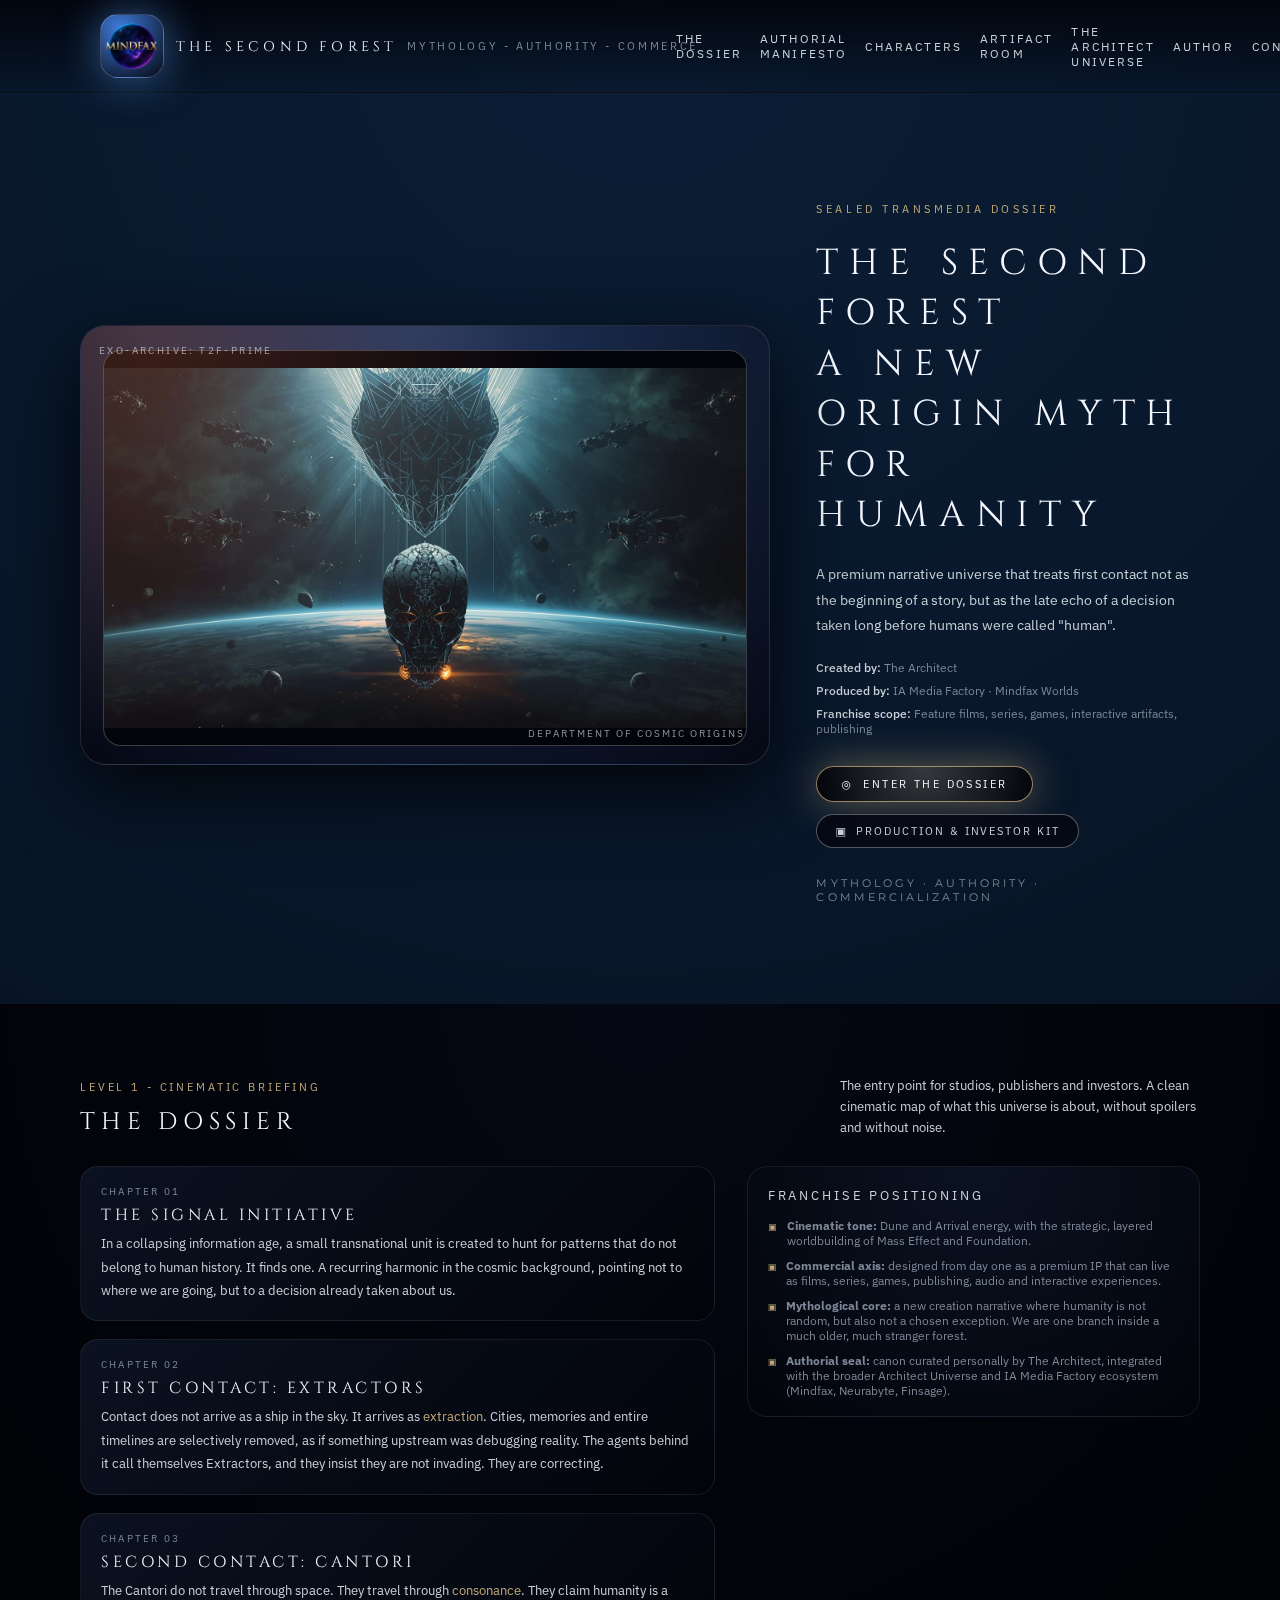
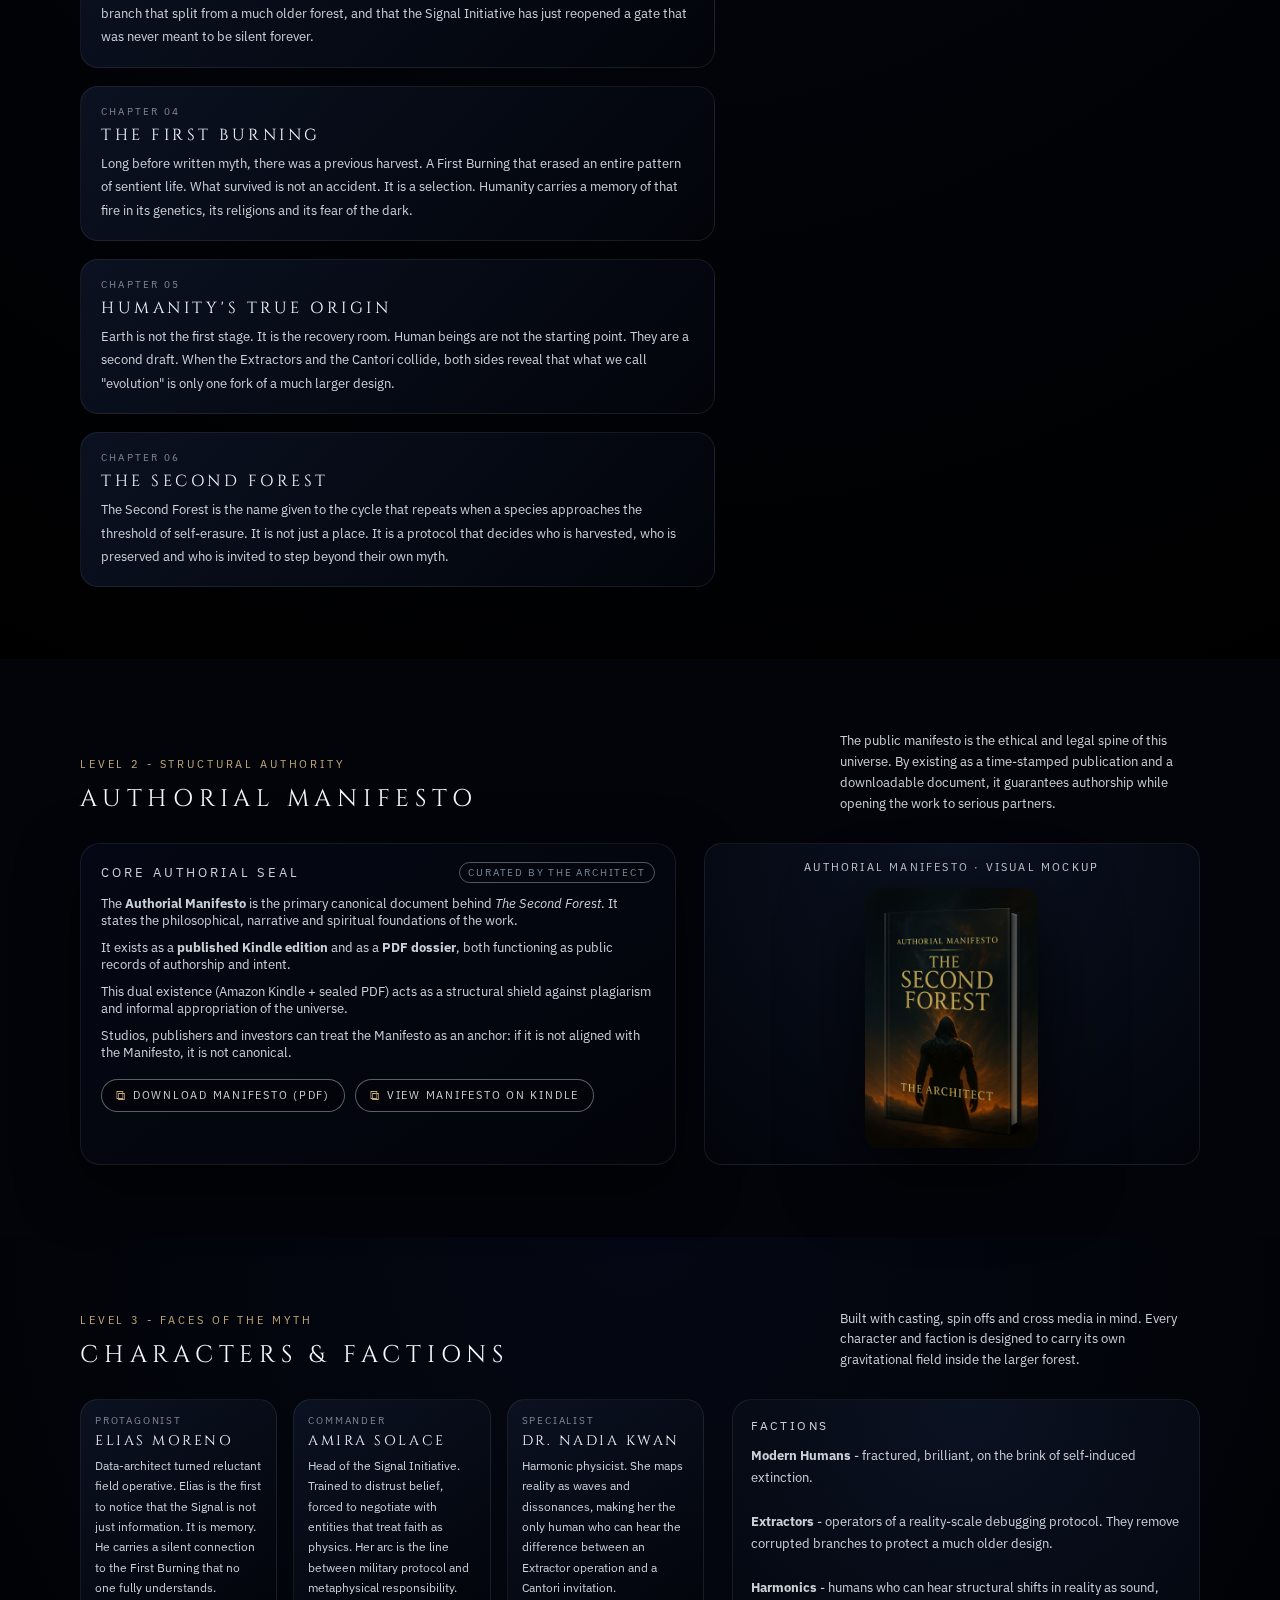
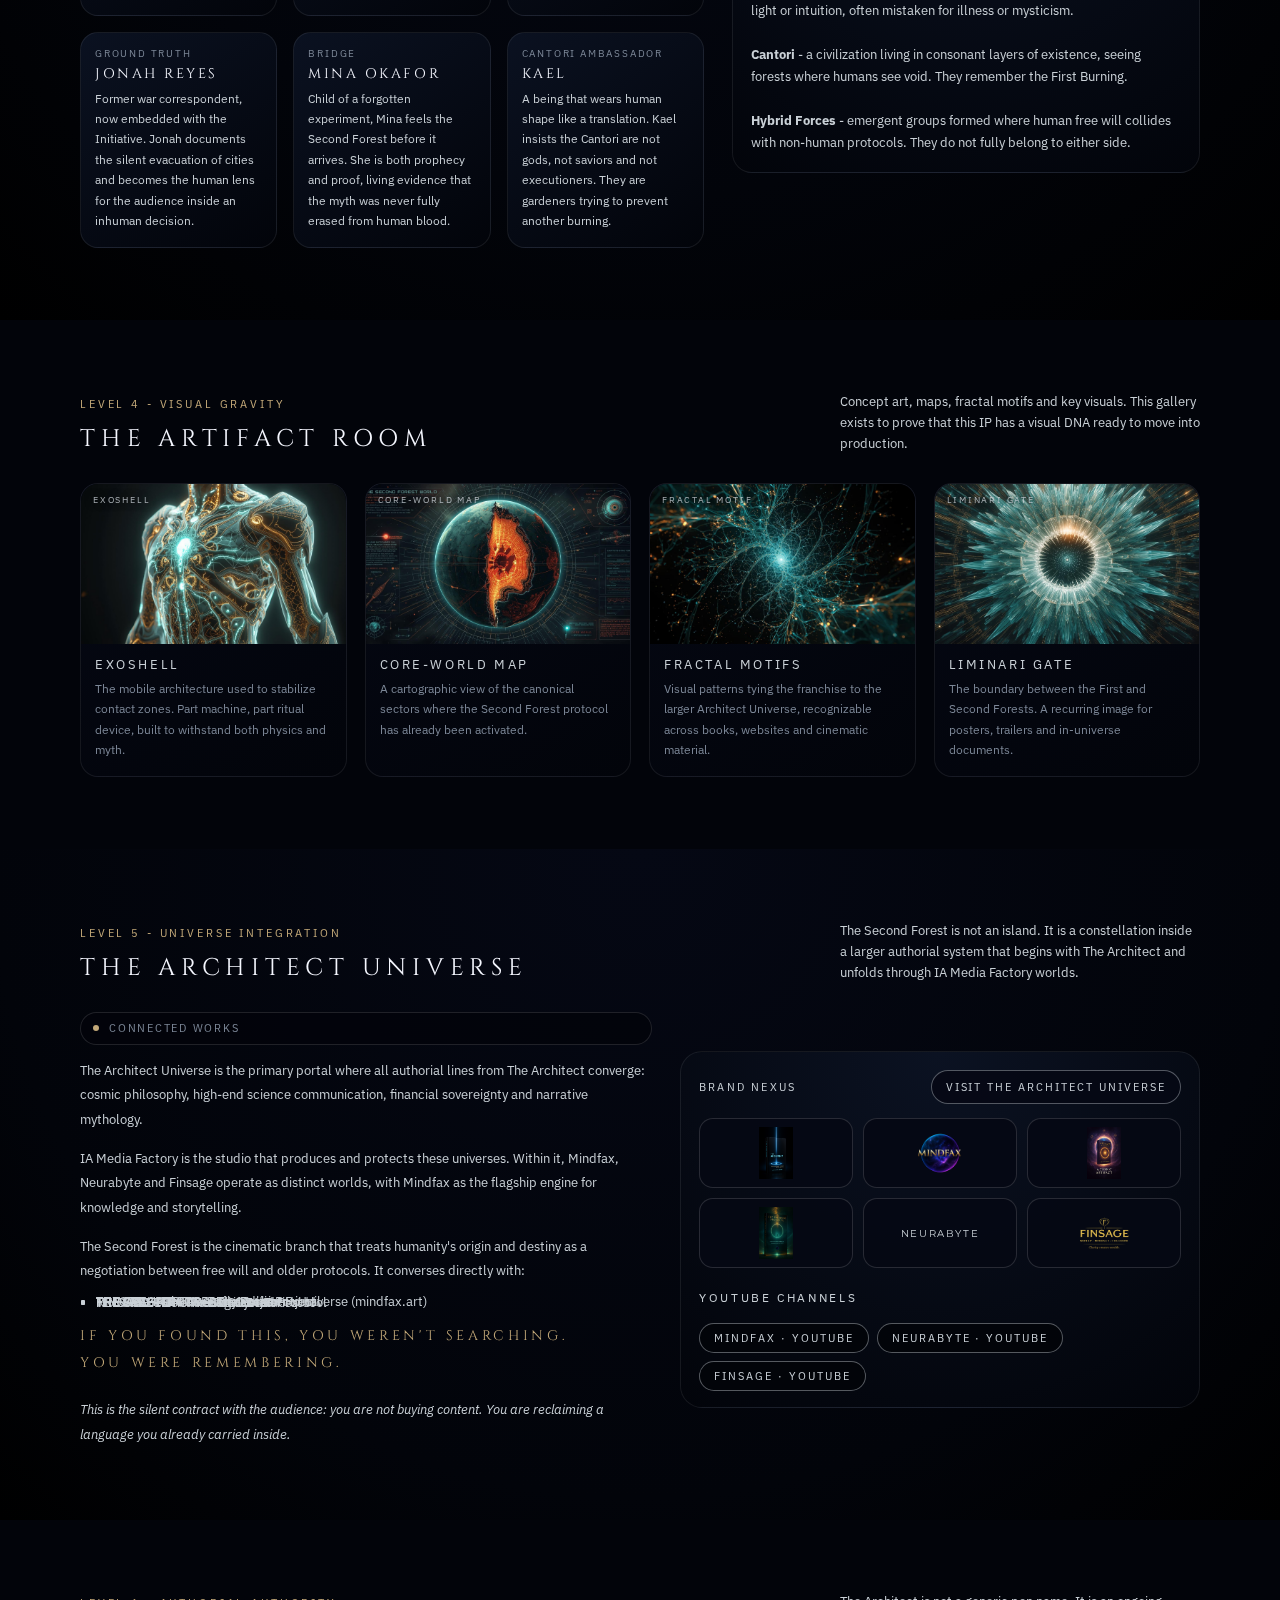
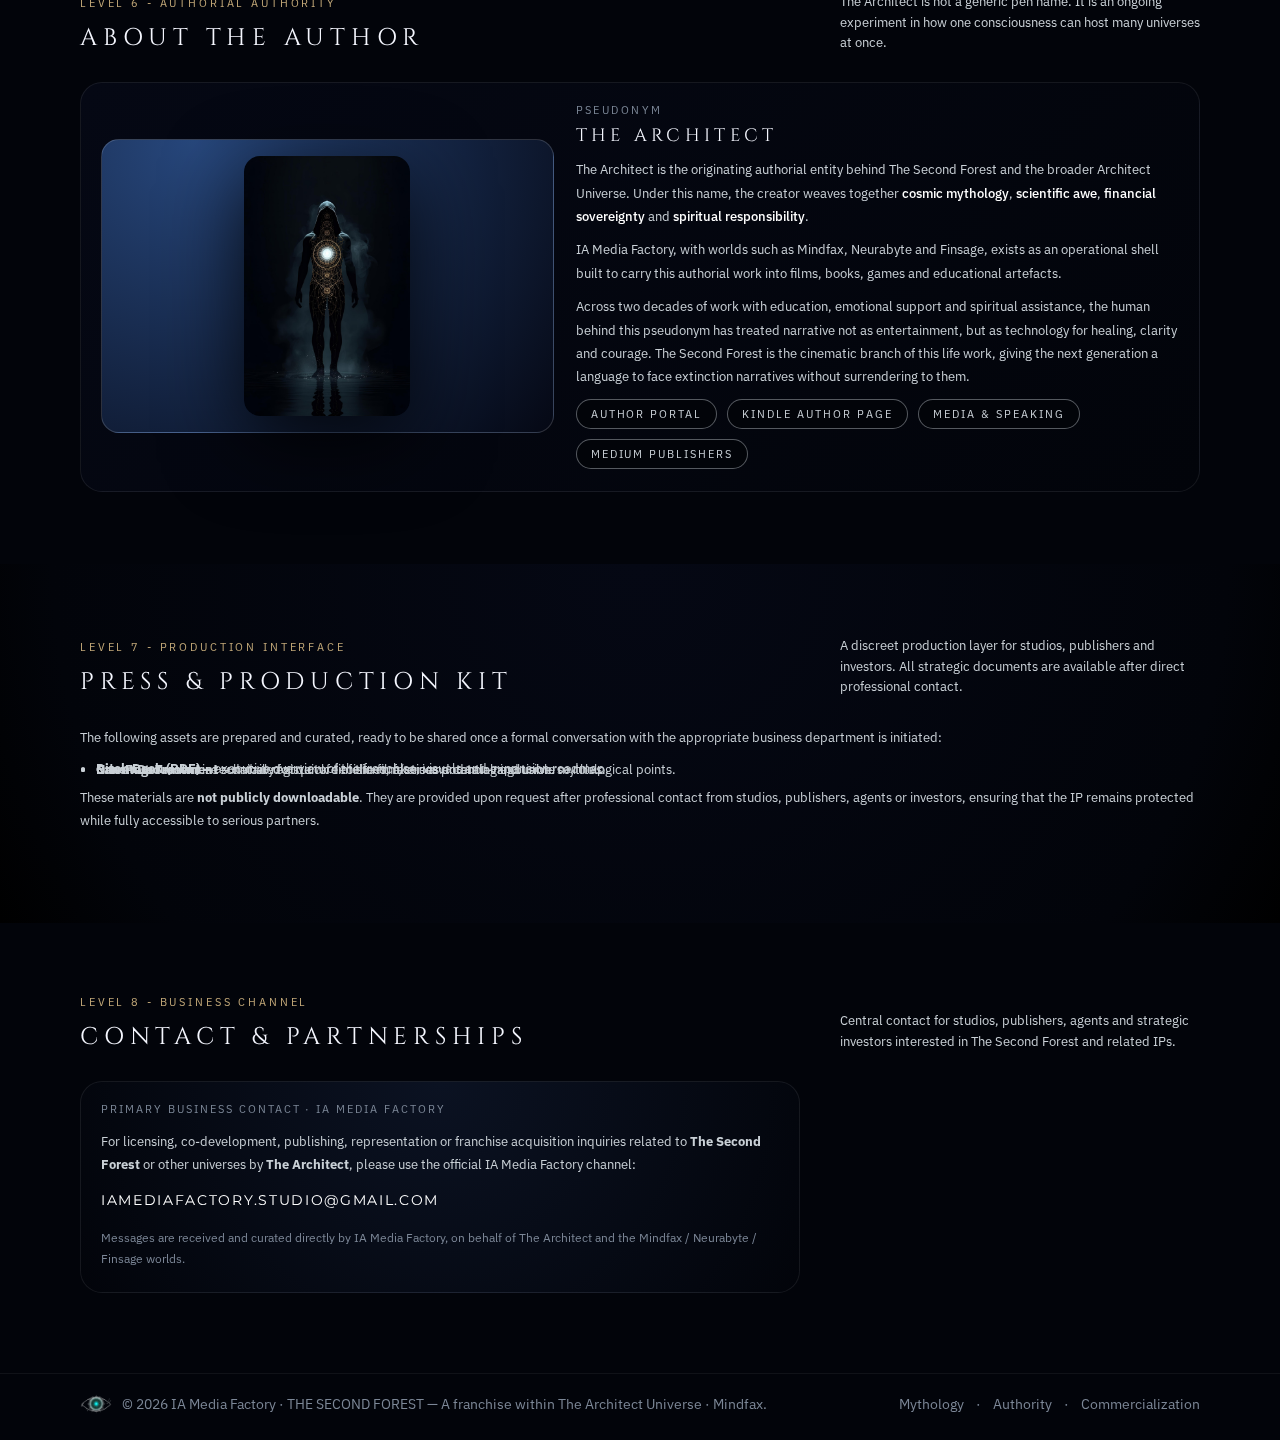
<file: thesecondforestproject/index.html>
<!DOCTYPE html>
<html lang="en">
<head>
  <meta charset="UTF-8" />
  <title>THE SECOND FOREST | Official Franchise Dossier</title>
  <meta name="viewport" content="width=device-width, initial-scale=1.0" />
  <meta name="description" content="THE SECOND FOREST - A new origin myth for humanity. Official transmedia dossier by The Architect, produced by IA Media Factory." />

  <!-- Fonts -->
  <link href="https://fonts.googleapis.com/css2?family=Cinzel:wght@500;600;700&family=IBM+Plex+Sans:wght@300;400;500&family=Montserrat:wght@300;400;500&display=swap" rel="stylesheet">

  <style>
    :root {
      --bg: #02040a;
      --bg-elevated: #050814;
      --bg-soft: #0b1222;
      --accent-main: #c2a878;
      --accent-soft: rgba(194, 168, 120, 0.2);
      --accent-red: #e36a3d;
      --text-main: #f5f7ff;
      --text-soft: #c9d0d6;
      --text-muted: #7c8797;
      --border-soft: rgba(255, 255, 255, 0.08);
      --shadow-soft: 0 24px 80px rgba(0, 0, 0, 0.8);
      --radius-xl: 26px;
      --radius-lg: 20px;
      --radius-pill: 999px;
      --transition-fast: 180ms ease-out;
      --transition-med: 260ms ease-out;
      --max-width: 1120px;
    }

    * {
      box-sizing: border-box;
      margin: 0;
      padding: 0;
    }

    html, body {
      background: radial-gradient(circle at top, #0b1e36 0%, #02040a 50%, #000000 100%);
      color: var(--text-main);
      font-family: "IBM Plex Sans", system-ui, -apple-system, BlinkMacSystemFont, "Segoe UI", sans-serif;
      scroll-behavior: smooth;
    }

    body {
      min-height: 100vh;
    }

    a {
      color: inherit;
      text-decoration: none;
    }

    img {
      max-width: 100%;
      display: block;
    }

    .page {
      min-height: 100vh;
    }

    /* ================= NAV ================= */

    .site-header {
      position: fixed;
      top: 0;
      left: 0;
      width: 100%;
      z-index: 40;
      backdrop-filter: blur(20px);
      background: linear-gradient(to bottom, rgba(2, 4, 10, 0.9), rgba(2, 4, 10, 0.1));
      border-bottom: 1px solid rgba(255, 255, 255, 0.04);
    }

    .nav-inner {
      max-width: var(--max-width);
      margin: 0 auto;
      padding: 14px 20px;
      display: flex;
      align-items: center;
      justify-content: space-between;
      gap: 40px;
    }

    .brand {
      display: flex;
      align-items: center;
      gap: 12px;
    }

    .brand-logo {
      width: 64px;
      height: 64px;
      border-radius: 18px;
      border: 1px solid rgba(255, 255, 255, 0.18);
      background: radial-gradient(circle at 30% 20%, #3f7ad8, #050814);
      box-shadow: 0 0 40px rgba(92, 163, 255, 0.5);
      object-fit: contain;
      background-color: #02040a;
    }

    /* AJUSTE 1: texto em linha, literal, no início da faixa */
    .brand-text {
      display: flex;
      flex-direction: row;
      align-items: center;
      gap: 10px;
      white-space: nowrap;
    }

    .brand-title {
      font-family: "Cinzel", serif;
      font-size: 14px;
      letter-spacing: 0.3em;
      text-transform: uppercase;
    }

    .brand-subtitle {
      font-size: 11px;
      color: var(--text-muted);
      letter-spacing: 0.24em;
      text-transform: uppercase;
    }

    .nav-links {
      display: flex;
      align-items: center;
      gap: 18px;
      font-size: 12px;
      text-transform: uppercase;
      letter-spacing: 0.18em;
    }

    .nav-links a {
      position: relative;
      padding-block: 4px;
      color: var(--text-soft);
    }

    .nav-links a::after {
      content: "";
      position: absolute;
      left: 0;
      bottom: 0;
      width: 0;
      height: 1px;
      background: var(--accent-main);
      transition: width var(--transition-fast);
    }

    .nav-links a:hover {
      color: #ffffff;
    }

    .nav-links a:hover::after {
      width: 100%;
    }

    .nav-cta {
      padding: 8px 18px;
      border-radius: var(--radius-pill);
      border: 1px solid rgba(194, 168, 120, 0.7);
      background: radial-gradient(circle at top, rgba(194, 168, 120, 0.16), rgba(2, 4, 10, 1));
      font-size: 11px;
      letter-spacing: 0.18em;
      text-transform: uppercase;
      display: inline-flex;
      align-items: center;
      gap: 8px;
      box-shadow: 0 0 26px rgba(194, 168, 120, 0.35);
    }

    .nav-cta span {
      font-size: 14px;
    }

    .nav-logos {
      display: flex;
      align-items: center;
      gap: 10px;
      border-left: 1px solid rgba(255, 255, 255, 0.06);
      padding-left: 14px;
    }

    .mini-logo-wrapper {
      width: 64px;
      height: 64px;
      border-radius: 999px;
      border: 1px solid rgba(255, 255, 255, 0.18);
      background: rgba(11, 30, 54, 0.9);
      display: flex;
      align-items: center;
      justify-content: center;
      overflow: hidden;
    }

    .mini-logo-img {
      width: 100%;
      height: 100%;
      object-fit: contain;
    }

    .mini-logo-labels {
      display: flex;
      flex-direction: column;
      gap: 2px;
    }

    .mini-logo-labels div {
      font-size: 9px;
      text-transform: uppercase;
      letter-spacing: 0.16em;
      color: var(--text-muted);
    }

    /* =============== LAYOUT BASE =============== */

    main {
      padding-top: 82px;
    }

    section {
      padding: 72px 20px;
    }

    .section-inner {
      max-width: var(--max-width);
      margin: 0 auto;
    }

    .section-kicker {
      font-size: 11px;
      text-transform: uppercase;
      letter-spacing: 0.26em;
      color: var(--accent-main);
      margin-bottom: 12px;
    }

    .section-title-row {
      display: flex;
      justify-content: space-between;
      align-items: flex-end;
      gap: 20px;
      margin-bottom: 28px;
      flex-wrap: wrap;
    }

    .section-title {
      font-family: "Cinzel", serif;
      font-size: 24px;
      letter-spacing: 0.24em;
      text-transform: uppercase;
    }

    .section-subtitle {
      max-width: 360px;
      font-size: 13px;
      color: var(--text-soft);
      line-height: 1.6;
    }

    .tag-pill {
      display: inline-flex;
      align-items: center;
      gap: 10px;
      padding: 5px 12px;
      border-radius: var(--radius-pill);
      border: 1px solid rgba(255, 255, 255, 0.12);
      background: rgba(2, 4, 10, 0.85);
      font-size: 11px;
      text-transform: uppercase;
      letter-spacing: 0.16em;
      color: var(--text-muted);
    }

    .tag-pill span {
      width: 6px;
      height: 6px;
      border-radius: 999px;
      background: var(--accent-main);
    }

    /* =============== HERO =============== */

    #hero {
      padding-top: 120px;
      padding-bottom: 100px;
    }

    .hero-inner {
      max-width: var(--max-width);
      margin: 0 auto;
      display: grid;
      /* AJUSTE 2: mais espaço para a imagem na coluna esquerda */
      grid-template-columns: minmax(0, 1.8fr) minmax(0, 1fr);
      gap: 46px;
      align-items: center;
    }

    .hero-media {
      position: relative;
      border-radius: var(--radius-xl);
      overflow: hidden;
      background: radial-gradient(circle at top, #1f355d, #050814);
      border: 1px solid rgba(255, 255, 255, 0.12);
      box-shadow: var(--shadow-soft);
      /* maior altura + levemente mais alta na seção */
      min-height: 440px;
      margin-top: -16px;
    }

    .hero-media::before {
      content: "EXO-ARCHIVE: T2F-PRIME";
      position: absolute;
      top: 18px;
      left: 18px;
      font-size: 10px;
      letter-spacing: 0.24em;
      text-transform: uppercase;
      color: rgba(201, 208, 214, 0.7);
      z-index: 2;
    }

    .hero-media::after {
      content: "";
      position: absolute;
      inset: 0;
      background: radial-gradient(circle at 10% 0%, rgba(227, 106, 61, 0.26), transparent 55%);
      mix-blend-mode: screen;
      pointer-events: none;
      z-index: 2;
    }

    .hero-video-slot {
      position: absolute;
      /* frame mais aberto, ocupando mais da área */
      inset: 24px 22px 18px 22px;
      border-radius: 18px;
      border: 1px solid rgba(201, 208, 214, 0.28);
      overflow: hidden;
      background: #02040a;
      display: flex;
      align-items: center;
      justify-content: center;
    }

    .hero-video-slot img.hero-image {
      width: 100%;
      height: auto;
      object-fit: contain;
      display: block;
    }

    .hero-float-label {
      position: absolute;
      bottom: 24px;
      right: 24px;
      font-size: 10px;
      text-transform: uppercase;
      letter-spacing: 0.2em;
      color: rgba(201, 208, 214, 0.7);
      z-index: 2;
    }

    .hero-content {
      display: flex;
      flex-direction: column;
      gap: 22px;
    }

    .hero-kicker {
      font-size: 11px;
      text-transform: uppercase;
      letter-spacing: 0.32em;
      color: var(--accent-main);
    }

    .hero-title {
      font-family: "Cinzel", serif;
      font-size: clamp(28px, 4vw, 36px);
      letter-spacing: 0.3em;
      text-transform: uppercase;
      line-height: 1.4;
    }

    .hero-subtitle {
      font-size: 14px;
      color: var(--text-soft);
      max-width: 420px;
      line-height: 1.8;
    }

    .hero-meta {
      display: flex;
      flex-direction: column;
      gap: 8px;
      font-size: 12px;
      color: var(--text-muted);
    }

    .hero-meta strong {
      color: var(--text-soft);
      font-weight: 500;
    }

    .hero-cta-row {
      display: flex;
      flex-wrap: wrap;
      gap: 12px;
      margin-top: 8px;
    }

    .btn-primary {
      padding: 10px 24px;
      border-radius: var(--radius-pill);
      border: 1px solid rgba(194, 168, 120, 0.8);
      background: radial-gradient(circle at top, rgba(194, 168, 120, 0.24), rgba(2, 4, 10, 1));
      font-size: 11px;
      letter-spacing: 0.22em;
      text-transform: uppercase;
      display: inline-flex;
      align-items: center;
      gap: 10px;
      box-shadow: 0 0 40px rgba(194, 168, 120, 0.5);
      transition: transform var(--transition-med), box-shadow var(--transition-med), background var(--transition-med);
    }

    .btn-primary:hover {
      transform: translateY(-1px);
      box-shadow: 0 18px 50px rgba(0, 0, 0, 0.9);
      background: radial-gradient(circle at top, rgba(194, 168, 120, 0.32), rgba(2, 4, 10, 1));
    }

    .btn-secondary {
      padding: 9px 18px;
      border-radius: var(--radius-pill);
      border: 1px solid rgba(201, 208, 214, 0.4);
      background: rgba(5, 8, 20, 0.9);
      font-size: 11px;
      letter-spacing: 0.18em;
      text-transform: uppercase;
      display: inline-flex;
      align-items: center;
      gap: 8px;
      color: var(--text-soft);
    }

    .btn-secondary:hover {
      border-color: rgba(194, 168, 120, 0.8);
      color: #ffffff;
    }

    .hero-tagline {
      font-family: "Montserrat", sans-serif;
      font-size: 11px;
      text-transform: uppercase;
      letter-spacing: 0.28em;
      color: var(--text-muted);
      margin-top: 6px;
    }

    /* =============== DOSSIER =============== */

    #dossier {
      background: radial-gradient(circle at top, #050814 0%, #02040a 40%, #000000 100%);
    }

    .dossier-grid {
      display: grid;
      grid-template-columns: minmax(0, 1.4fr) minmax(0, 1fr);
      gap: 32px;
      align-items: flex-start;
    }

    .dossier-blocks {
      display: flex;
      flex-direction: column;
      gap: 18px;
    }

    .dossier-block {
      border-radius: 18px;
      border: 1px solid var(--border-soft);
      background: linear-gradient(135deg, rgba(11, 18, 34, 0.95), rgba(2, 4, 10, 1));
      padding: 18px 20px 18px 20px;
    }

    .dossier-label {
      font-size: 10px;
      text-transform: uppercase;
      letter-spacing: 0.22em;
      color: var(--text-muted);
      margin-bottom: 6px;
    }

    .dossier-title {
      font-family: "Cinzel", serif;
      font-size: 16px;
      letter-spacing: 0.22em;
      text-transform: uppercase;
      margin-bottom: 6px;
    }

    .dossier-text {
      font-size: 13px;
      color: var(--text-soft);
      line-height: 1.8;
    }

    .dossier-text em {
      color: var(--accent-main);
      font-style: normal;
    }

    .dossier-side {
      border-radius: 20px;
      border: 1px solid var(--border-soft);
      background: radial-gradient(circle at top, #0b1222, #02040a);
      padding: 20px 20px 18px 20px;
      display: flex;
      flex-direction: column;
      gap: 14px;
    }

    .dossier-side-title {
      font-size: 13px;
      text-transform: uppercase;
      letter-spacing: 0.22em;
      color: var(--text-soft);
    }

    .dossier-list {
      list-style: none;
      display: flex;
      flex-direction: column;
      gap: 10px;
      font-size: 12px;
      color: var(--text-muted);
    }

    .dossier-list li {
      display: flex;
      gap: 10px;
      align-items: flex-start;
    }

    .dossier-bullet {
      width: 14px;
      margin-top: 3px;
      display: flex;
      align-items: center;
      justify-content: center;
      font-size: 9px;
      color: var(--accent-main);
    }

    /* =============== AUTHORIAL MANIFESTO =============== */

    #canon {
      background: #02040a;
    }

    .canon-grid {
      display: grid;
      grid-template-columns: minmax(0, 1.2fr) minmax(0, 1fr);
      gap: 28px;
      align-items: stretch;
    }

    .card-slab {
      border-radius: 20px;
      border: 1px solid var(--border-soft);
      background: linear-gradient(145deg, #050814, #02040a);
      padding: 18px 20px;
      box-shadow: 0 20px 60px rgba(0, 0, 0, 0.7);
    }

    .card-slab-header {
      display: flex;
      justify-content: space-between;
      align-items: center;
      gap: 14px;
      margin-bottom: 12px;
    }

    .card-slab-title {
      font-size: 13px;
      text-transform: uppercase;
      letter-spacing: 0.24em;
      color: var(--text-soft);
    }

    .badge {
      font-size: 10px;
      text-transform: uppercase;
      letter-spacing: 0.18em;
      padding: 3px 8px;
      border-radius: var(--radius-pill);
      border: 1px solid rgba(201, 208, 214, 0.4);
      color: var(--text-muted);
    }

    .canon-list {
      list-style: none;
      display: flex;
      flex-direction: column;
      gap: 10px;
      font-size: 13px;
      color: var(--text-soft);
    }

    .canon-cta-row {
      margin-top: 18px;
      display: flex;
      flex-wrap: wrap;
      gap: 10px;
    }

    .file-chip {
      padding: 7px 14px;
      border-radius: var(--radius-pill);
      border: 1px solid rgba(201, 208, 214, 0.45);
      font-size: 11px;
      text-transform: uppercase;
      letter-spacing: 0.16em;
      color: var(--text-soft);
      background: rgba(2, 4, 10, 0.95);
      display: inline-flex;
      align-items: center;
      gap: 6px;
    }

    .file-chip span {
      font-size: 13px;
      color: var(--accent-main);
    }

    .manifesto-mockup {
      border-radius: 18px;
      border: 1px solid var(--border-soft);
      background: radial-gradient(circle at top, #0b1222, #02040a);
      padding: 16px;
      height: 100%;
      display: flex;
      flex-direction: column;
      gap: 10px;
      align-items: center;
      justify-content: center;
    }

    .manifesto-mockup-title {
      font-size: 11px;
      text-transform: uppercase;
      letter-spacing: 0.2em;
      color: var(--text-soft);
      margin-bottom: 4px;
    }

    .manifesto-mockup img {
      max-height: 260px;
      object-fit: contain;
      border-radius: 14px;
      box-shadow: var(--shadow-soft);
    }

    /* =============== CHARACTERS =============== */

    #characters {
      background: radial-gradient(circle at top, #050814 0%, #02040a 60%, #000000 100%);
    }

    .char-layout {
      display: grid;
      grid-template-columns: minmax(0, 1.2fr) minmax(0, 0.9fr);
      gap: 28px;
      align-items: flex-start;
    }

    .card-grid {
      display: grid;
      grid-template-columns: repeat(auto-fit, minmax(180px, 1fr));
      gap: 16px;
    }

    .char-card {
      border-radius: 18px;
      border: 1px solid var(--border-soft);
      background: linear-gradient(145deg, rgba(11, 18, 34, 0.96), #02040a);
      padding: 14px 14px 16px 14px;
    }

    .char-tag {
      font-size: 10px;
      text-transform: uppercase;
      letter-spacing: 0.18em;
      color: var(--text-muted);
      margin-bottom: 4px;
    }

    .char-name {
      font-family: "Cinzel", serif;
      font-size: 14px;
      letter-spacing: 0.18em;
      text-transform: uppercase;
      margin-bottom: 6px;
    }

    .char-text {
      font-size: 12px;
      color: var(--text-soft);
      line-height: 1.7;
    }

    .side-card {
      border-radius: 20px;
      border: 1px solid var(--border-soft);
      background: radial-gradient(circle at top, #0b1222, #02040a);
      padding: 18px 18px 18px 18px;
      display: flex;
      flex-direction: column;
      gap: 12px;
    }

    .side-card-title {
      font-size: 12px;
      text-transform: uppercase;
      letter-spacing: 0.22em;
      color: var(--text-soft);
    }

    .side-card-text {
      font-size: 13px;
      color: var(--text-soft);
      line-height: 1.7;
    }

    /* =============== ARTIFACT ROOM =============== */

    #artifacts {
      background: #02040a;
    }

    .artifact-grid {
      display: grid;
      grid-template-columns: repeat(auto-fit, minmax(220px, 1fr));
      gap: 18px;
    }

    .artifact-card {
      border-radius: 18px;
      border: 1px solid var(--border-soft);
      background: linear-gradient(150deg, #050814, #02040a);
      overflow: hidden;
      display: flex;
      flex-direction: column;
    }

    .artifact-media-slot {
      position: relative;
      height: 160px;
      background: #050814;
      overflow: hidden;
    }

    .artifact-media-slot img.artifact-image {
      width: 100%;
      height: 100%;
      object-fit: cover;
      display: block;
    }

    .artifact-label {
      position: absolute;
      top: 10px;
      left: 12px;
      font-size: 9px;
      text-transform: uppercase;
      letter-spacing: 0.2em;
      color: rgba(201, 208, 214, 0.8);
      z-index: 2;
      text-shadow: 0 0 8px rgba(0, 0, 0, 0.8);
    }

    .artifact-body {
      padding: 12px 14px 16px 14px;
    }

    .artifact-title {
      font-size: 13px;
      text-transform: uppercase;
      letter-spacing: 0.2em;
      margin-bottom: 6px;
      color: var(--text-soft);
    }

    .artifact-text {
      font-size: 12px;
      color: var(--text-muted);
      line-height: 1.7;
    }

    /* =============== ARCHITECT UNIVERSE =============== */

    #architect-universe {
      background: radial-gradient(circle at top, #050814 0%, #02040a 70%, #000000 100%);
    }

    .universe-grid {
      display: grid;
      grid-template-columns: minmax(0, 1.1fr) minmax(0, 1fr);
      gap: 28px;
      align-items: center;
    }

    .universe-text {
      font-size: 13px;
      color: var(--text-soft);
      line-height: 1.9;
      display: flex;
      flex-direction: column;
      gap: 14px;
    }

    .universe-tagline {
      font-family: "Cinzel", serif;
      font-size: 14px;
      letter-spacing: 0.26em;
      text-transform: uppercase;
      color: var(--accent-main);
      margin-top: 6px;
    }

    .universe-poem {
      margin-top: 8px;
      font-size: 13px;
      color: var(--text-soft);
      font-style: italic;
    }

    .universe-logos {
      border-radius: 22px;
      border: 1px solid var(--border-soft);
      background: radial-gradient(circle at top, #0b1222, #02040a);
      padding: 18px 18px 16px 18px;
      display: flex;
      flex-direction: column;
      gap: 14px;
    }

    .universe-logos-header {
      display: flex;
      justify-content: space-between;
      gap: 10px;
      align-items: center;
    }

    .universe-logos-title {
      font-size: 11px;
      text-transform: uppercase;
      letter-spacing: 0.2em;
      color: var(--text-soft);
    }

    .universe-logos-grid {
      display: grid;
      grid-template-columns: repeat(3, minmax(0, 1fr));
      gap: 10px;
    }

    .universe-logo-slot {
      border-radius: 14px;
      border: 1px solid rgba(255, 255, 255, 0.14);
      background: rgba(5, 8, 20, 0.96);
      min-height: 70px;
      display: flex;
      align-items: center;
      justify-content: center;
      font-size: 11px;
      text-align: center;
      color: var(--text-soft);
      padding: 8px;
    }

    .universe-logo-slot span {
      font-family: "Montserrat", sans-serif;
      text-transform: uppercase;
      letter-spacing: 0.16em;
      font-size: 10px;
    }

    .universe-logo-img {
      max-width: 100%;
      max-height: 52px;
      object-fit: contain;
      display: block;
    }

    .universe-channels {
      margin-top: 4px;
      display: flex;
      flex-wrap: wrap;
      gap: 8px;
    }

    /* =============== AUTHOR =============== */

    #author {
      background: #02040a;
    }

    .author-card {
      border-radius: 22px;
      border: 1px solid var(--border-soft);
      background: linear-gradient(135deg, #050814, #02040a);
      padding: 20px 20px 22px 20px;
      display: grid;
      grid-template-columns: minmax(0, 0.9fr) minmax(0, 1.2fr);
      gap: 22px;
      align-items: center;
    }

    .author-avatar-slot {
      border-radius: 18px;
      border: 1px solid rgba(255, 255, 255, 0.16);
      background: radial-gradient(circle at 20% 0%, #27477c, #050814);
      display: flex;
      align-items: center;
      justify-content: center;
      padding: 16px;
    }

    .author-avatar-img {
      max-height: 260px;
      width: auto;
      border-radius: 16px;
      object-fit: contain;
      box-shadow: var(--shadow-soft);
    }

    .author-meta-title {
      font-size: 11px;
      text-transform: uppercase;
      letter-spacing: 0.22em;
      color: var(--text-muted);
      margin-bottom: 6px;
    }

    .author-name {
      font-family: "Cinzel", serif;
      font-size: 18px;
      letter-spacing: 0.24em;
      text-transform: uppercase;
      margin-bottom: 10px;
    }

    .author-text {
      font-size: 13px;
      color: var(--text-soft);
      line-height: 1.8;
      margin-bottom: 10px;
    }

    .author-text strong {
      font-weight: 500;
      color: #ffffff;
    }

    .author-links {
      display: flex;
      flex-wrap: wrap;
      gap: 10px;
      margin-top: 6px;
    }

    .author-link-chip {
      padding: 7px 14px;
      border-radius: var(--radius-pill);
      border: 1px solid rgba(201, 208, 214, 0.42);
      font-size: 11px;
      text-transform: uppercase;
      letter-spacing: 0.18em;
      color: var(--text-soft);
      background: rgba(2, 4, 10, 0.95);
    }

    /* =============== PRESS KIT =============== */

    #press {
      background: radial-gradient(circle at top, #050814 0%, #02040a 80%, #000000 100%);
      padding-bottom: 90px;
    }

    .press-layout {
      display: grid;
      grid-template-columns: minmax(0, 1.2fr);
      gap: 28px;
      align-items: flex-start;
    }

    .press-text {
      font-size: 13px;
      color: var(--text-soft);
      line-height: 1.8;
      display: flex;
      flex-direction: column;
      gap: 16px;
    }

    .press-card-title {
      font-size: 12px;
      text-transform: uppercase;
      letter-spacing: 0.22em;
      color: var(--text-soft);
    }

    /* =============== CONTACT & PARTNERSHIPS =============== */

    #contact {
      background: #02040a;
      padding-bottom: 80px;
    }

    .contact-card {
      border-radius: 22px;
      border: 1px solid var(--border-soft);
      background: radial-gradient(circle at top, #0b1222, #02040a);
      padding: 20px 20px 22px 20px;
      display: flex;
      flex-direction: column;
      gap: 14px;
      max-width: 720px;
    }

    .contact-text {
      font-size: 13px;
      color: var(--text-soft);
      line-height: 1.8;
    }

    .contact-email {
      font-size: 14px;
      font-family: "Montserrat", sans-serif;
      letter-spacing: 0.12em;
      text-transform: uppercase;
      color: #ffffff;
    }

    .contact-meta {
      font-size: 11px;
      color: var(--text-muted);
      text-transform: uppercase;
      letter-spacing: 0.18em;
    }

    /* =============== FOOTER =============== */

    footer {
      border-top: 1px solid rgba(255, 255, 255, 0.06);
      padding: 18px 20px 24px;
      background: #02040a;
    }

    .footer-inner {
      max-width: var(--max-width);
      margin: 0 auto;
      display: flex;
      flex-wrap: wrap;
      gap: 12px;
      justify-content: space-between;
      align-items: center;
      font-size: 14px;
      color: var(--text-muted);
    }

    .footer-left {
      display: flex;
      align-items: center;
      gap: 10px;
      flex-wrap: wrap;
    }

    .footer-logo {
      height: 24px;
      width: auto;
      object-fit: contain;
    }

    .footer-right {
      display: flex;
      align-items: center;
      gap: 12px;
      flex-wrap: wrap;
    }

    /* =============== RESPONSIVE =============== */

    @media (max-width: 920px) {
      .hero-inner,
      .dossier-grid,
      .canon-grid,
      .char-layout,
      .universe-grid,
      .author-card,
      .press-layout {
        grid-template-columns: minmax(0, 1fr);
      }
      .nav-inner {
        flex-wrap: wrap;
        justify-content: space-between;
      }
      .nav-links {
        display: none;
      }
      .nav-logos {
        border-left: none;
        padding-left: 0;
      }
      .author-card {
        grid-template-columns: minmax(0, 1fr);
      }
      #hero {
        padding-top: 120px;
        padding-bottom: 80px;
      }
      .hero-video-slot {
        inset: 52px 16px 24px 16px;
      }
    }

    @media (max-width: 640px) {
      section {
        padding-inline: 16px;
      }
      .section-title {
        font-size: 20px;
        letter-spacing: 0.18em;
      }
      .hero-title {
        letter-spacing: 0.18em;
      }
      .hero-media {
        min-height: 260px;
        margin-top: 0;
      }
    }
  </style>
</head>
<body>
  <div class="page">

    <!-- ================= HEADER / NAV ================= -->
    <header class="site-header">
      <div class="nav-inner">
        <div class="brand">
          <img
            src="Mindfax_logo_Sites.png"
            alt="Mindfax emblem"
            class="brand-logo"
          />
          <div class="brand-text">
            <span class="brand-title">THE SECOND FOREST</span>
            <span class="brand-subtitle">Mythology - Authority - Commerce</span>
          </div>
        </div>

        <nav class="nav-links">
          <a href="#dossier">The Dossier</a>
          <a href="#canon">Authorial Manifesto</a>
          <a href="#characters">Characters</a>
          <a href="#artifacts">Artifact Room</a>
          <a href="#architect-universe">The Architect Universe</a>
          <a href="#author">Author</a>
          <a href="#contact">Contact</a>
          <a href="#press" class="nav-cta">
            <span>★</span> Request Access
          </a>
        </nav>

        <!-- Brand tree: IA Media Factory > Mindfax / Neurabyte / Finsage -->
        <div class="nav-logos">
          <div class="mini-logo-wrapper">
            <img
              src="IA Media Factory_Logo.png"
              alt="IA Media Factory logo"
              class="mini-logo-img"
            />
          </div>
          <div class="mini-logo-labels">
            <div>IA MEDIA FACTORY</div>
            <div>MINDFAX · NEURABYTE · FINSAGE</div>
          </div>
        </div>
      </div>
    </header>

    <main>

      <!-- ================= HERO ================= -->
      <section id="hero">
        <div class="hero-inner">
          <div class="hero-media">
            <div class="hero-video-slot">
              <img
                src="t2f_hero_youtube_frame_1920x1080.png"
                alt="THE SECOND FOREST cinematic key art"
                class="hero-image"
              />
            </div>
            <div class="hero-float-label">
              DEPARTMENT OF COSMIC ORIGINS
            </div>
          </div>

          <div class="hero-content">
            <div class="hero-kicker">sealed transmedia dossier</div>
            <div class="hero-title">
              THE SECOND FOREST<br />
              A NEW ORIGIN MYTH FOR HUMANITY
            </div>
            <div class="hero-subtitle">
              A premium narrative universe that treats first contact not as the beginning of a story, but as the late echo of a decision taken long before humans were called "human".
            </div>

            <div class="hero-meta">
              <div><strong>Created by:</strong> The Architect</div>
              <div><strong>Produced by:</strong> IA Media Factory · Mindfax Worlds</div>
              <div><strong>Franchise scope:</strong> Feature films, series, games, interactive artifacts, publishing</div>
            </div>

            <div class="hero-cta-row">
              <a href="#dossier" class="btn-primary">
                <span>◎</span>
                ENTER THE DOSSIER
              </a>
              <a href="#press" class="btn-secondary">
                <span>▣</span>
                Production & Investor Kit
              </a>
            </div>

            <div class="hero-tagline">
              MYTHOLOGY · AUTHORITY · COMMERCIALIZATION
            </div>
          </div>
        </div>
      </section>

      <!-- ================= THE DOSSIER ================= -->
      <section id="dossier">
        <div class="section-inner">
          <div class="section-title-row">
            <div>
              <div class="section-kicker">level 1 - cinematic briefing</div>
              <div class="section-title">THE DOSSIER</div>
            </div>
            <div class="section-subtitle">
              The entry point for studios, publishers and investors. A clean cinematic map of what this universe is about, without spoilers and without noise.
            </div>
          </div>

          <div class="dossier-grid">
            <div class="dossier-blocks">
              <article class="dossier-block">
                <div class="dossier-label">chapter 01</div>
                <div class="dossier-title">THE SIGNAL INITIATIVE</div>
                <div class="dossier-text">
                  In a collapsing information age, a small transnational unit is created to hunt for patterns that do not belong to human history. It finds one. A recurring harmonic in the cosmic background, pointing not to where we are going, but to a decision already taken about us.
                </div>
              </article>

              <article class="dossier-block">
                <div class="dossier-label">chapter 02</div>
                <div class="dossier-title">FIRST CONTACT: EXTRACTORS</div>
                <div class="dossier-text">
                  Contact does not arrive as a ship in the sky. It arrives as <em>extraction</em>. Cities, memories and entire timelines are selectively removed, as if something upstream was debugging reality. The agents behind it call themselves Extractors, and they insist they are not invading. They are correcting.
                </div>
              </article>

              <article class="dossier-block">
                <div class="dossier-label">chapter 03</div>
                <div class="dossier-title">SECOND CONTACT: CANTORI</div>
                <div class="dossier-text">
                  The Cantori do not travel through space. They travel through <em>consonance</em>. They claim humanity is a branch that split from a much older forest, and that the Signal Initiative has just reopened a gate that was never meant to be silent forever.
                </div>
              </article>

              <article class="dossier-block">
                <div class="dossier-label">chapter 04</div>
                <div class="dossier-title">THE FIRST BURNING</div>
                <div class="dossier-text">
                  Long before written myth, there was a previous harvest. A First Burning that erased an entire pattern of sentient life. What survived is not an accident. It is a selection. Humanity carries a memory of that fire in its genetics, its religions and its fear of the dark.
                </div>
              </article>

              <article class="dossier-block">
                <div class="dossier-label">chapter 05</div>
                <div class="dossier-title">HUMANITY'S TRUE ORIGIN</div>
                <div class="dossier-text">
                  Earth is not the first stage. It is the recovery room. Human beings are not the starting point. They are a second draft. When the Extractors and the Cantori collide, both sides reveal that what we call "evolution" is only one fork of a much larger design.
                </div>
              </article>

              <article class="dossier-block">
                <div class="dossier-label">chapter 06</div>
                <div class="dossier-title">THE SECOND FOREST</div>
                <div class="dossier-text">
                  The Second Forest is the name given to the cycle that repeats when a species approaches the threshold of self-erasure. It is not just a place. It is a protocol that decides who is harvested, who is preserved and who is invited to step beyond their own myth.
                </div>
              </article>
            </div>

            <aside class="dossier-side">
              <div class="dossier-side-title">FRANCHISE POSITIONING</div>
              <ul class="dossier-list">
                <li>
                  <div class="dossier-bullet">▣</div>
                  <div>
                    <strong>Cinematic tone:</strong> Dune and Arrival energy, with the strategic, layered worldbuilding of Mass Effect and Foundation.
                  </div>
                </li>
                <li>
                  <div class="dossier-bullet">▣</div>
                  <div>
                    <strong>Commercial axis:</strong> designed from day one as a premium IP that can live as films, series, games, publishing, audio and interactive experiences.
                  </div>
                </li>
                <li>
                  <div class="dossier-bullet">▣</div>
                  <div>
                    <strong>Mythological core:</strong> a new creation narrative where humanity is not random, but also not a chosen exception. We are one branch inside a much older, much stranger forest.
                  </div>
                </li>
                <li>
                  <div class="dossier-bullet">▣</div>
                  <div>
                    <strong>Authorial seal:</strong> canon curated personally by The Architect, integrated with the broader Architect Universe and IA Media Factory ecosystem (Mindfax, Neurabyte, Finsage).
                  </div>
                </li>
              </ul>
            </aside>
          </div>
        </div>
      </section>

      <!-- ================= AUTHORIAL MANIFESTO ================= -->
      <section id="canon">
        <div class="section-inner">
          <div class="section-title-row">
            <div>
              <div class="section-kicker">level 2 - structural authority</div>
              <div class="section-title">AUTHORIAL MANIFESTO</div>
            </div>
            <div class="section-subtitle">
              The public manifesto is the ethical and legal spine of this universe. By existing as a time-stamped publication and a downloadable document, it guarantees authorship while opening the work to serious partners.
            </div>
          </div>

          <div class="canon-grid">
            <div class="card-slab">
              <div class="card-slab-header">
                <div class="card-slab-title">CORE AUTHORIAL SEAL</div>
                <div class="badge">Curated by The Architect</div>
              </div>
              <ul class="canon-list">
                <li>
                  The <strong>Authorial Manifesto</strong> is the primary canonical document behind <em>The Second Forest</em>. It states the philosophical, narrative and spiritual foundations of the work.
                </li>
                <li>
                  It exists as a <strong>published Kindle edition</strong> and as a <strong>PDF dossier</strong>, both functioning as public records of authorship and intent.
                </li>
                <li>
                  This dual existence (Amazon Kindle + sealed PDF) acts as a structural shield against plagiarism and informal appropriation of the universe.
                </li>
                <li>
                  Studios, publishers and investors can treat the Manifesto as an anchor: if it is not aligned with the Manifesto, it is not canonical.
                </li>
              </ul>

              <div class="canon-cta-row">
                <a href="AUTHORIAL_MANIFESTO.pdf" class="file-chip">
                  <span>⧉</span> Download Manifesto (PDF)
                </a>
                <a href="#" class="file-chip">
                  <span>⧉</span> View Manifesto on Kindle
                </a>
              </div>
            </div>

            <aside class="manifesto-mockup">
              <div class="manifesto-mockup-title">AUTHORIAL MANIFESTO · VISUAL MOCKUP</div>
              <img
                src="Manifesto_Cover_Mockup.png"
                alt="Authorial Manifesto cover mockup"
              />
            </aside>
          </div>
        </div>
      </section>

      <!-- ================= CHARACTERS / FACTIONS ================= -->
      <section id="characters">
        <div class="section-inner">
          <div class="section-title-row">
            <div>
              <div class="section-kicker">level 3 - faces of the myth</div>
              <div class="section-title">CHARACTERS & FACTIONS</div>
            </div>
            <div class="section-subtitle">
              Built with casting, spin offs and cross media in mind. Every character and faction is designed to carry its own gravitational field inside the larger forest.
            </div>
          </div>

          <div class="char-layout">
            <div class="card-grid">
              <article class="char-card">
                <div class="char-tag">protagonist</div>
                <div class="char-name">ELIAS MORENO</div>
                <div class="char-text">
                  Data-architect turned reluctant field operative. Elias is the first to notice that the Signal is not just information. It is memory. He carries a silent connection to the First Burning that no one fully understands.
                </div>
              </article>

              <article class="char-card">
                <div class="char-tag">commander</div>
                <div class="char-name">AMIRA SOLACE</div>
                <div class="char-text">
                  Head of the Signal Initiative. Trained to distrust belief, forced to negotiate with entities that treat faith as physics. Her arc is the line between military protocol and metaphysical responsibility.
                </div>
              </article>

              <article class="char-card">
                <div class="char-tag">specialist</div>
                <div class="char-name">DR. NADIA KWAN</div>
                <div class="char-text">
                  Harmonic physicist. She maps reality as waves and dissonances, making her the only human who can hear the difference between an Extractor operation and a Cantori invitation.
                </div>
              </article>

              <article class="char-card">
                <div class="char-tag">ground truth</div>
                <div class="char-name">JONAH REYES</div>
                <div class="char-text">
                  Former war correspondent, now embedded with the Initiative. Jonah documents the silent evacuation of cities and becomes the human lens for the audience inside an inhuman decision.
                </div>
              </article>

              <article class="char-card">
                <div class="char-tag">bridge</div>
                <div class="char-name">MINA OKAFOR</div>
                <div class="char-text">
                  Child of a forgotten experiment, Mina feels the Second Forest before it arrives. She is both prophecy and proof, living evidence that the myth was never fully erased from human blood.
                </div>
              </article>

              <article class="char-card">
                <div class="char-tag">cantori ambassador</div>
                <div class="char-name">KAEL</div>
                <div class="char-text">
                  A being that wears human shape like a translation. Kael insists the Cantori are not gods, not saviors and not executioners. They are gardeners trying to prevent another burning.
                </div>
              </article>
            </div>

            <aside class="side-card">
              <div class="side-card-title">FACTIONS</div>
              <div class="side-card-text">
                <strong>Modern Humans</strong> - fractured, brilliant, on the brink of self-induced extinction.  
                <br/><br/>
                <strong>Extractors</strong> - operators of a reality-scale debugging protocol. They remove corrupted branches to protect a much older design.  
                <br/><br/>
                <strong>Harmonics</strong> - humans who can hear structural shifts in reality as sound, light or intuition, often mistaken for illness or mysticism.  
                <br/><br/>
                <strong>Cantori</strong> - a civilization living in consonant layers of existence, seeing forests where humans see void. They remember the First Burning.  
                <br/><br/>
                <strong>Hybrid Forces</strong> - emergent groups formed where human free will collides with non-human protocols. They do not fully belong to either side.
              </div>
            </aside>
          </div>
        </div>
      </section>

      <!-- ================= ARTIFACT ROOM ================= -->
      <section id="artifacts">
        <div class="section-inner">
          <div class="section-title-row">
            <div>
              <div class="section-kicker">level 4 - visual gravity</div>
              <div class="section-title">THE ARTIFACT ROOM</div>
            </div>
            <div class="section-subtitle">
              Concept art, maps, fractal motifs and key visuals. This gallery exists to prove that this IP has a visual DNA ready to move into production.
            </div>
          </div>

          <div class="artifact-grid">
            <article class="artifact-card">
              <div class="artifact-media-slot">
                <div class="artifact-label">EXOSHELL</div>
                <img
                  src="t2f_exoshell_concept_2560x1440.png"
                  alt="Exoshell concept art"
                  class="artifact-image"
                />
              </div>
              <div class="artifact-body">
                <div class="artifact-title">EXOSHELL</div>
                <div class="artifact-text">
                  The mobile architecture used to stabilize contact zones. Part machine, part ritual device, built to withstand both physics and myth.
                </div>
              </div>
            </article>

            <article class="artifact-card">
              <div class="artifact-media-slot">
                <div class="artifact-label">CORE-WORLD MAP</div>
                <img
                  src="t2f_coreworld_map_2560x1440.png"
                  alt="Core-World map"
                  class="artifact-image"
                />
              </div>
              <div class="artifact-body">
                <div class="artifact-title">CORE-WORLD MAP</div>
                <div class="artifact-text">
                  A cartographic view of the canonical sectors where the Second Forest protocol has already been activated.
                </div>
              </div>
            </article>

            <article class="artifact-card">
              <div class="artifact-media-slot">
                <div class="artifact-label">FRACTAL MOTIF</div>
                <img
                  src="t2f_fractal_motif_architect_universe.png"
                  alt="Fractal motif of The Architect Universe"
                  class="artifact-image"
                />
              </div>
              <div class="artifact-body">
                <div class="artifact-title">FRACTAL MOTIFS</div>
                <div class="artifact-text">
                  Visual patterns tying the franchise to the larger Architect Universe, recognizable across books, websites and cinematic material.
                </div>
              </div>
            </article>

            <article class="artifact-card">
              <div class="artifact-media-slot">
                <div class="artifact-label">LIMINARI GATE</div>
                <img
                  src="t2f_liminari_gate_2560x1440.png"
                  alt="Liminari Gate time-crystal portal"
                  class="artifact-image"
                />
              </div>
              <div class="artifact-body">
                <div class="artifact-title">LIMINARI GATE</div>
                <div class="artifact-text">
                  The boundary between the First and Second Forests. A recurring image for posters, trailers and in-universe documents.
                </div>
              </div>
            </article>
          </div>
        </div>
      </section>

      <!-- ================= THE ARCHITECT UNIVERSE ================= -->
      <section id="architect-universe">
        <div class="section-inner">
          <div class="section-title-row">
            <div>
              <div class="section-kicker">level 5 - universe integration</div>
              <div class="section-title">THE ARCHITECT UNIVERSE</div>
            </div>
            <div class="section-subtitle">
              The Second Forest is not an island. It is a constellation inside a larger authorial system that begins with The Architect and unfolds through IA Media Factory worlds.
            </div>
          </div>

          <div class="universe-grid">
            <div class="universe-text">
              <div class="tag-pill">
                <span></span>
                Connected Works
              </div>
              <p>
                The Architect Universe is the primary portal where all authorial lines from The Architect converge: cosmic philosophy, high-end science communication, financial sovereignty and narrative mythology.
              </p>
              <p>
                IA Media Factory is the studio that produces and protects these universes. Within it, Mindfax, Neurabyte and Finsage operate as distinct worlds, with Mindfax as the flagship engine for knowledge and storytelling.
              </p>
              <p>
                The Second Forest is the cinematic branch that treats humanity's origin and destiny as a negotiation between free will and older protocols. It converses directly with:
              </p>
              <ul style="margin-left:16px; margin-top:4px; color:var(--text-soft); font-size:13px; line-height:1.7%;">
                <li><a href="https://mindfax.art" target="_blank">PRIMARY PORTAL — The Architect Universe (mindfax.art)</a></li>
                <li><a href="https://mindfax.art/thesecondforestprojetc" target="_blank">THE SECOND FOREST — Project Portal</a></li>
                <li><a href="https://mindfax.art/fractalprojetc" target="_blank">FRACTAL — The Consciousness Project</a></li>
                <li><a href="https://mindfax.art/architect-early/" target="_blank">THE ARCHITECT — Early Edition</a></li>
                <li><a href="https://mindfax.art/thecontinuum/" target="_blank">THE CONTINUUM — Artifact Series</a></li>
                <li><a href="https://mindfax.art/thefreedomprotocol/" target="_blank">THE FREEDOM PROTOCOL</a></li>
                <li><a href="https://mindfax.art/neurabyte-protocol/" target="_blank">NEURABYTE — The Cognitive Protocol</a></li>
                <li><a href="https://mindfax.art/thefinancialtriadprotocol" target="_blank">FINSAGE — The Financial Triad Protocol</a></li>
                <li><a href="https://mindfax.art/finsage/" target="_blank">FINSAGE — The Wealth System</a></li>
              </ul>
              <div class="universe-tagline">
                IF YOU FOUND THIS, YOU WEREN'T SEARCHING.<br />
                YOU WERE REMEMBERING.
              </div>
              <div class="universe-poem">
                This is the silent contract with the audience: you are not buying content. You are reclaiming a language you already carried inside.
              </div>
            </div>

            <aside class="universe-logos">
              <div class="universe-logos-header">
                <div class="universe-logos-title">BRAND NEXUS</div>
                <a href="https://mindfax.art/thearchitectuniverse" target="_blank" class="btn-secondary" style="padding-inline:14px;">
                  Visit The Architect Universe
                </a>
              </div>
              <div class="universe-logos-grid">
                <div class="universe-logo-slot">
                  <a href="https://mindfax.art/architect-early/" target="_blank">
                    <img
                      src="Early Edition_Mocup.png"
                      alt="The Architect Early Edition mockup"
                      class="universe-logo-img"
                    />
                  </a>
                </div>
                <div class="universe-logo-slot">
                  <a href="https://mindfax.art" target="_blank">
                    <img
                      src="Mindfax_logo_Sites.png"
                      alt="Mindfax logo"
                      class="universe-logo-img"
                    />
                  </a>
                </div>
                <div class="universe-logo-slot">
                  <a href="https://mindfax.art/thecontinuum/" target="_blank">
                    <img
                      src="The Continuum_Mockup_Epic.png"
                      alt="The Continuum mockup"
                      class="universe-logo-img"
                    />
                  </a>
                </div>
                <div class="universe-logo-slot">
                  <a href="https://mindfax.art/thefreedomprotocol/" target="_blank">
                    <img
                      src="The Freedom Protocol_Capa_Mockup.png"
                      alt="The Freedom Protocol mockup"
                      class="universe-logo-img"
                    />
                  </a>
                </div>
                <div class="universe-logo-slot">
                  <a href="https://mindfax.art/neurabyte-protocol/" target="_blank">
                    <span>NEURABYTE</span>
                  </a>
                </div>
                <div class="universe-logo-slot">
                  <a href="https://mindfax.art/finsage/" target="_blank">
                    <img
                      src="finsage-logo-site.png"
                      alt="Finsage logo"
                      class="universe-logo-img"
                    />
                  </a>
                </div>
              </div>

              <div class="press-card-title" style="margin-top:8px;">YOUTUBE CHANNELS</div>
              <div class="universe-channels">
                <a href="https://www.youtube.com/@mindfaxart" target="_blank" class="author-link-chip">Mindfax · YouTube</a>
                <a href="https://www.youtube.com/@NeuraByteIA" target="_blank" class="author-link-chip">Neurabyte · YouTube</a>
                <a href="https://www.youtube.com/@FinSageIA" target="_blank" class="author-link-chip">Finsage · YouTube</a>
              </div>
            </aside>
          </div>
        </div>
      </section>

      <!-- ================= AUTHOR / ABOUT THE AUTHOR ================= -->
      <section id="author">
        <div class="section-inner">
          <div class="section-title-row">
            <div>
              <div class="section-kicker">level 6 - authorial authority</div>
              <div class="section-title">ABOUT THE AUTHOR</div>
            </div>
            <div class="section-subtitle">
              The Architect is not a generic pen name. It is an ongoing experiment in how one consciousness can host many universes at once.
            </div>
          </div>

          <article class="author-card">
            <div class="author-avatar-slot">
              <img
                src="architect-avatar.png"
                alt="The Architect cosmic avatar"
                class="author-avatar-img"
              />
            </div>
            <div>
              <div class="author-meta-title">pseudonym</div>
              <div class="author-name">THE ARCHITECT</div>
              <div class="author-text">
                The Architect is the originating authorial entity behind The Second Forest and the broader Architect Universe. Under this name, the creator weaves together
                <strong>cosmic mythology</strong>, <strong>scientific awe</strong>, <strong>financial sovereignty</strong> and <strong>spiritual responsibility</strong>.
              </div>
              <div class="author-text">
                IA Media Factory, with worlds such as Mindfax, Neurabyte and Finsage, exists as an operational shell built to carry this authorial work into films, books, games and educational artefacts.
              </div>
              <div class="author-text">
                Across two decades of work with education, emotional support and spiritual assistance, the human behind this pseudonym has treated narrative not as entertainment, but as technology for healing, clarity and courage. The Second Forest is the cinematic branch of this life work, giving the next generation a language to face extinction narratives without surrendering to them.
              </div>
              <div class="author-links">
                <a href="https://mindfax.art/thearchitectuniverse" target="_blank" class="author-link-chip">Author Portal</a>
                <a href="#" class="author-link-chip">Kindle Author Page</a>
                <a href="#" class="author-link-chip">Media &amp; Speaking</a>
                <a href="https://medium.com/@iamediafactory.studio" target="_blank" class="author-link-chip">Medium Publishers</a>
              </div>
            </div>
          </article>
        </div>
      </section>

      <!-- ================= PRESS / PRODUCTION KIT ================= -->
      <section id="press">
        <div class="section-inner">
          <div class="section-title-row">
            <div>
              <div class="section-kicker">level 7 - production interface</div>
              <div class="section-title">PRESS & PRODUCTION KIT</div>
            </div>
            <div class="section-subtitle">
              A discreet production layer for studios, publishers and investors. All strategic documents are available after direct professional contact.
            </div>
          </div>

          <div class="press-layout">
            <div class="press-text">
              <p>
                The following assets are prepared and curated, ready to be shared once a formal conversation with the appropriate business department is initiated:
              </p>
              <ul style="margin-left:16px; margin-top:4px; color:var(--text-soft); font-size:13px; line-height:1.7%;">
                <li><strong>Pitch Deck (PDF)</strong> – executive overview of the franchise, visuals and expansion roadmap.</li>
                <li><strong>One-Pager</strong> – concise summary for quick decision makers and catalog inclusion.</li>
                <li><strong>Narrative Treatment</strong> – detailed structure of the film/series potential and universe rules.</li>
                <li><strong>Canon Document</strong> – technical register of timelines, factions and non-negotiable mythological points.</li>
              </ul>
              <p>
                These materials are <strong>not publicly downloadable</strong>. They are provided upon request after professional contact from studios, publishers, agents or investors, ensuring that the IP remains protected while fully accessible to serious partners.
              </p>
            </div>
          </div>
        </div>
      </section>

      <!-- ================= CONTACT & PARTNERSHIPS ================= -->
      <section id="contact">
        <div class="section-inner">
          <div class="section-title-row">
            <div>
              <div class="section-kicker">level 8 - business channel</div>
              <div class="section-title">CONTACT & PARTNERSHIPS</div>
            </div>
            <div class="section-subtitle">
              Central contact for studios, publishers, agents and strategic investors interested in The Second Forest and related IPs.
            </div>
          </div>

          <div class="contact-card">
            <div class="contact-meta">PRIMARY BUSINESS CONTACT · IA MEDIA FACTORY</div>
            <div class="contact-text">
              For licensing, co-development, publishing, representation or franchise acquisition inquiries related to <strong>The Second Forest</strong> or other universes by <strong>The Architect</strong>, please use the official IA Media Factory channel:
            </div>
            <div class="contact-email">
              iamediafactory.studio@gmail.com
            </div>
            <div class="contact-text" style="font-size:12px; color:var(--text-muted); margin-top:4px;">
              Messages are received and curated directly by IA Media Factory, on behalf of The Architect and the Mindfax / Neurabyte / Finsage worlds.
            </div>
          </div>
        </div>
      </section>
    </main>

    <!-- ================= FOOTER ================= -->
    <footer>
      <div class="footer-inner">
        <div class="footer-left">
          <img
            src="IA Media Factory_Logo.png"
            alt="IA Media Factory logo"
            class="footer-logo"
          />
          <span>
            © <span id="year"></span> IA Media Factory · THE SECOND FOREST — A franchise within The Architect Universe · Mindfax.
          </span>
        </div>
        <div class="footer-right">
          <span>Mythology</span>
          <span>·</span>
          <span>Authority</span>
          <span>·</span>
          <span>Commercialization</span>
        </div>
      </div>
    </footer>
  </div>

  <script>
    document.getElementById("year").textContent = new Date().getFullYear();
  </script>
</body>
</html>
</file>
